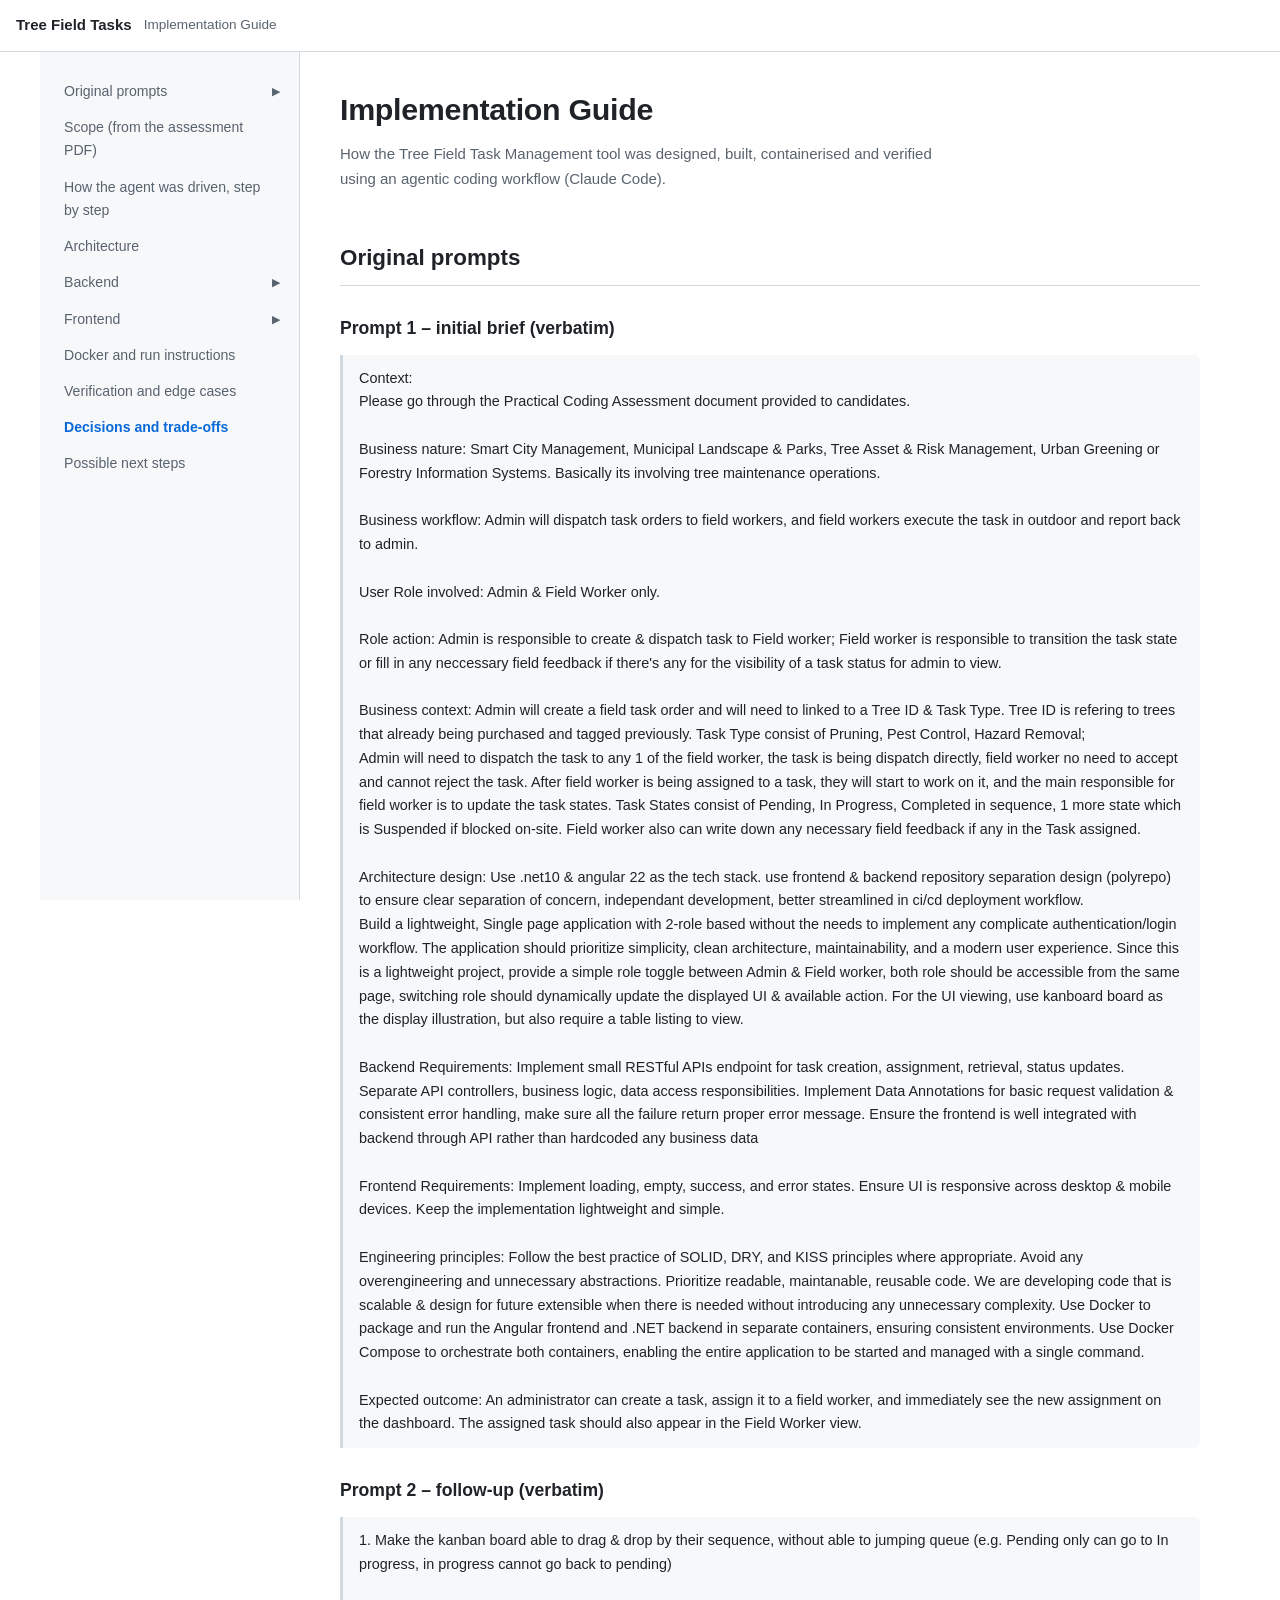
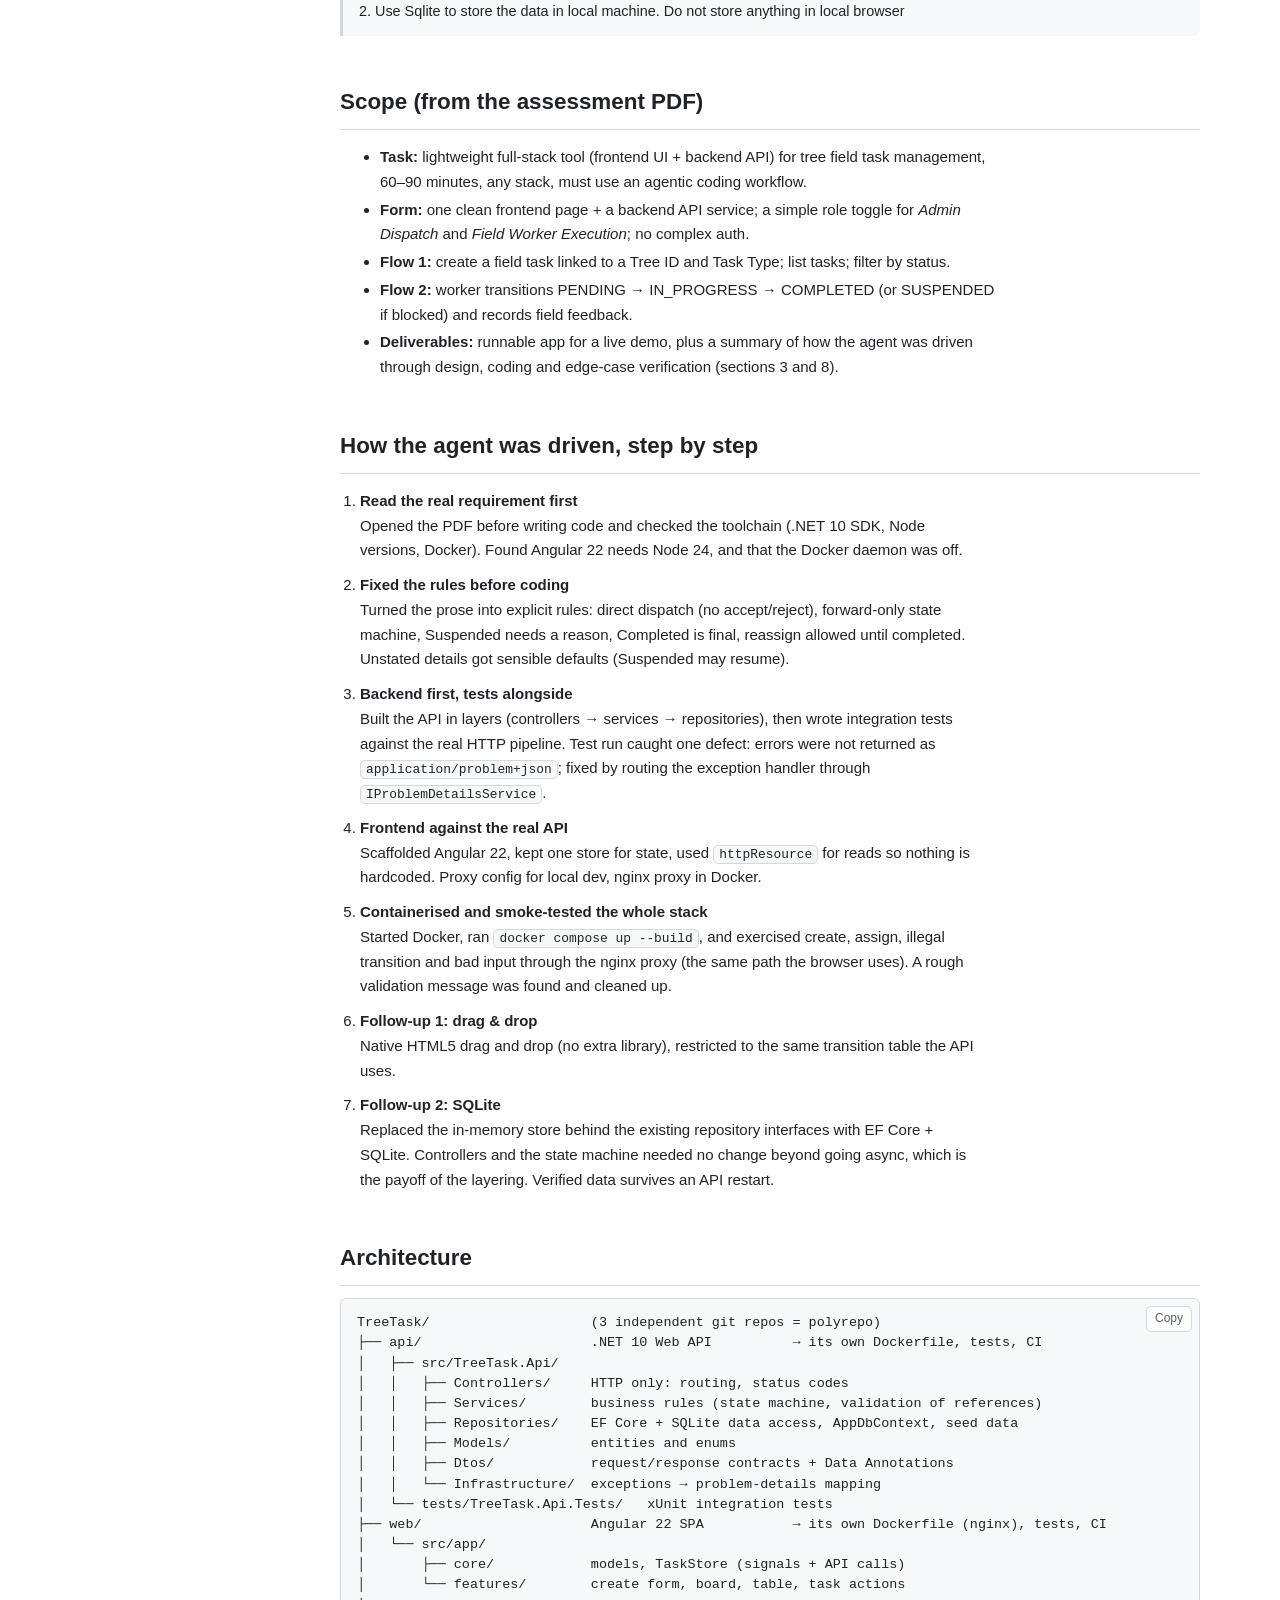
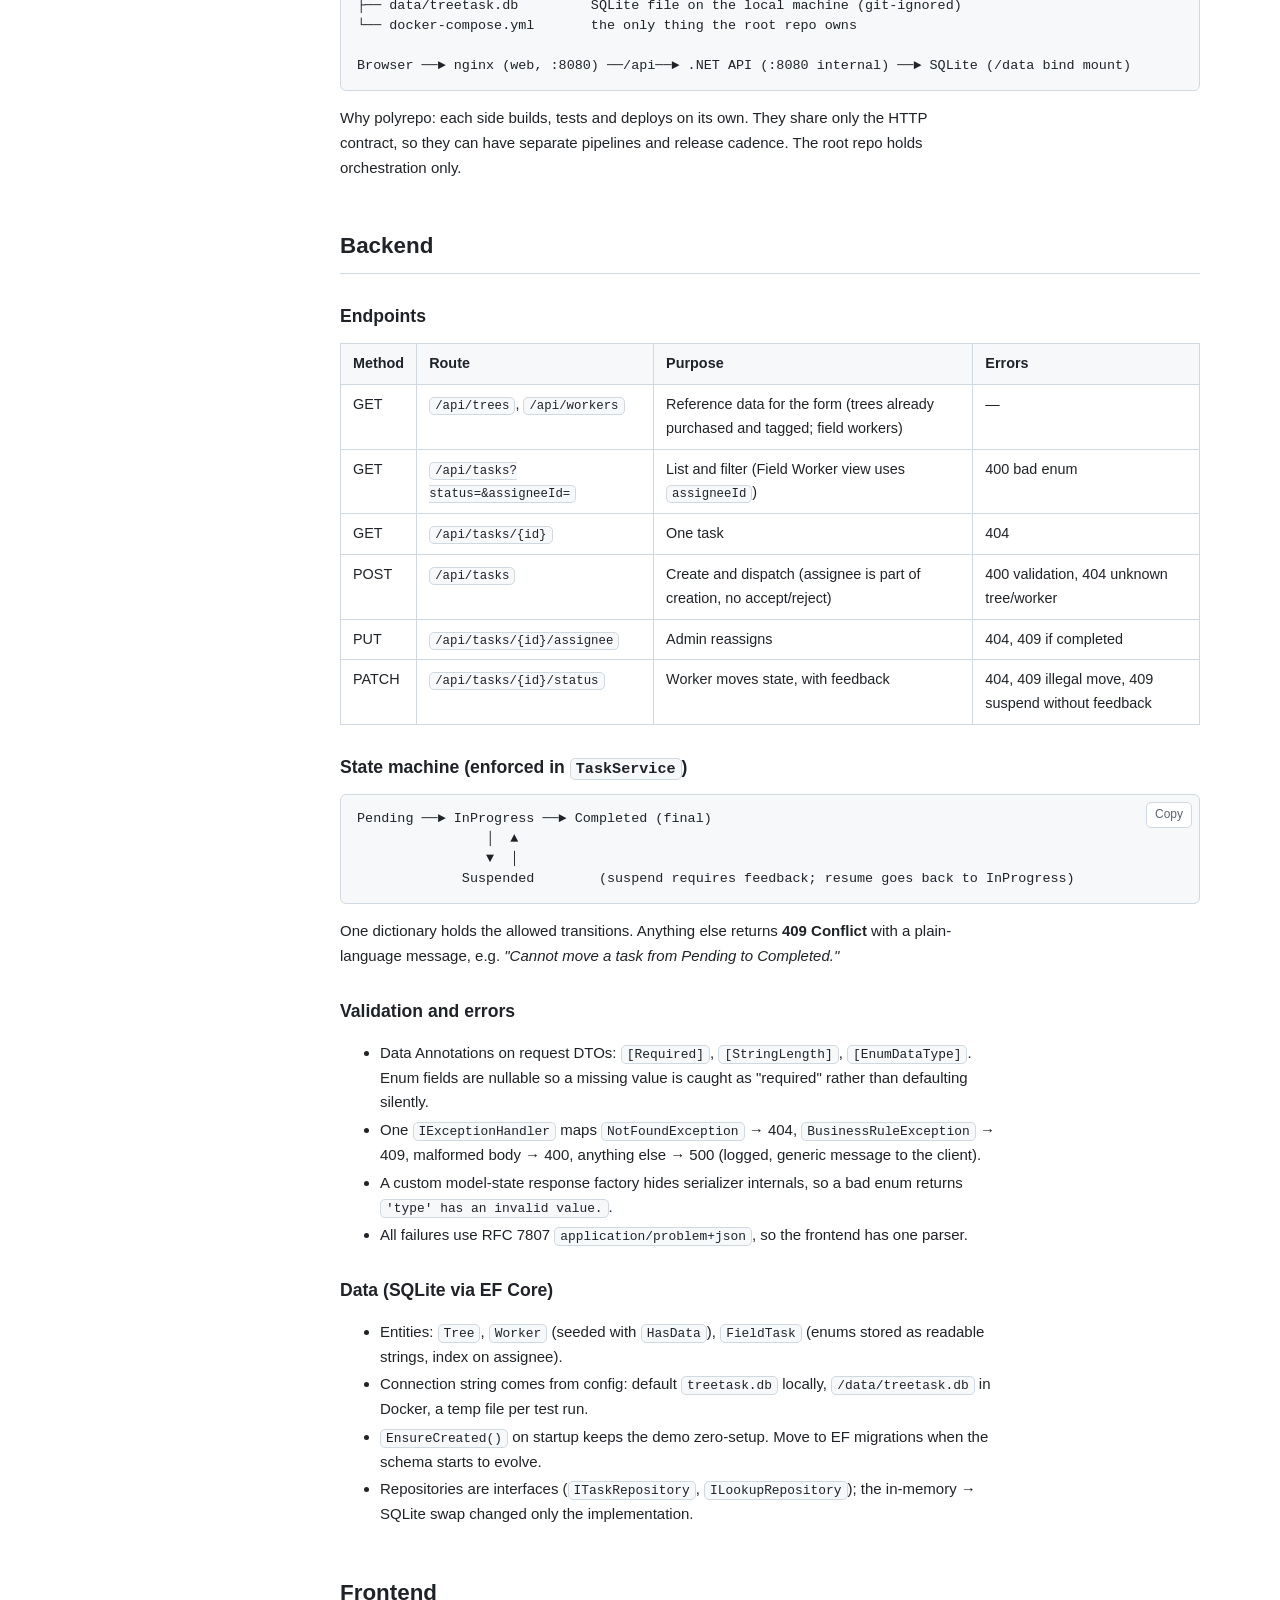
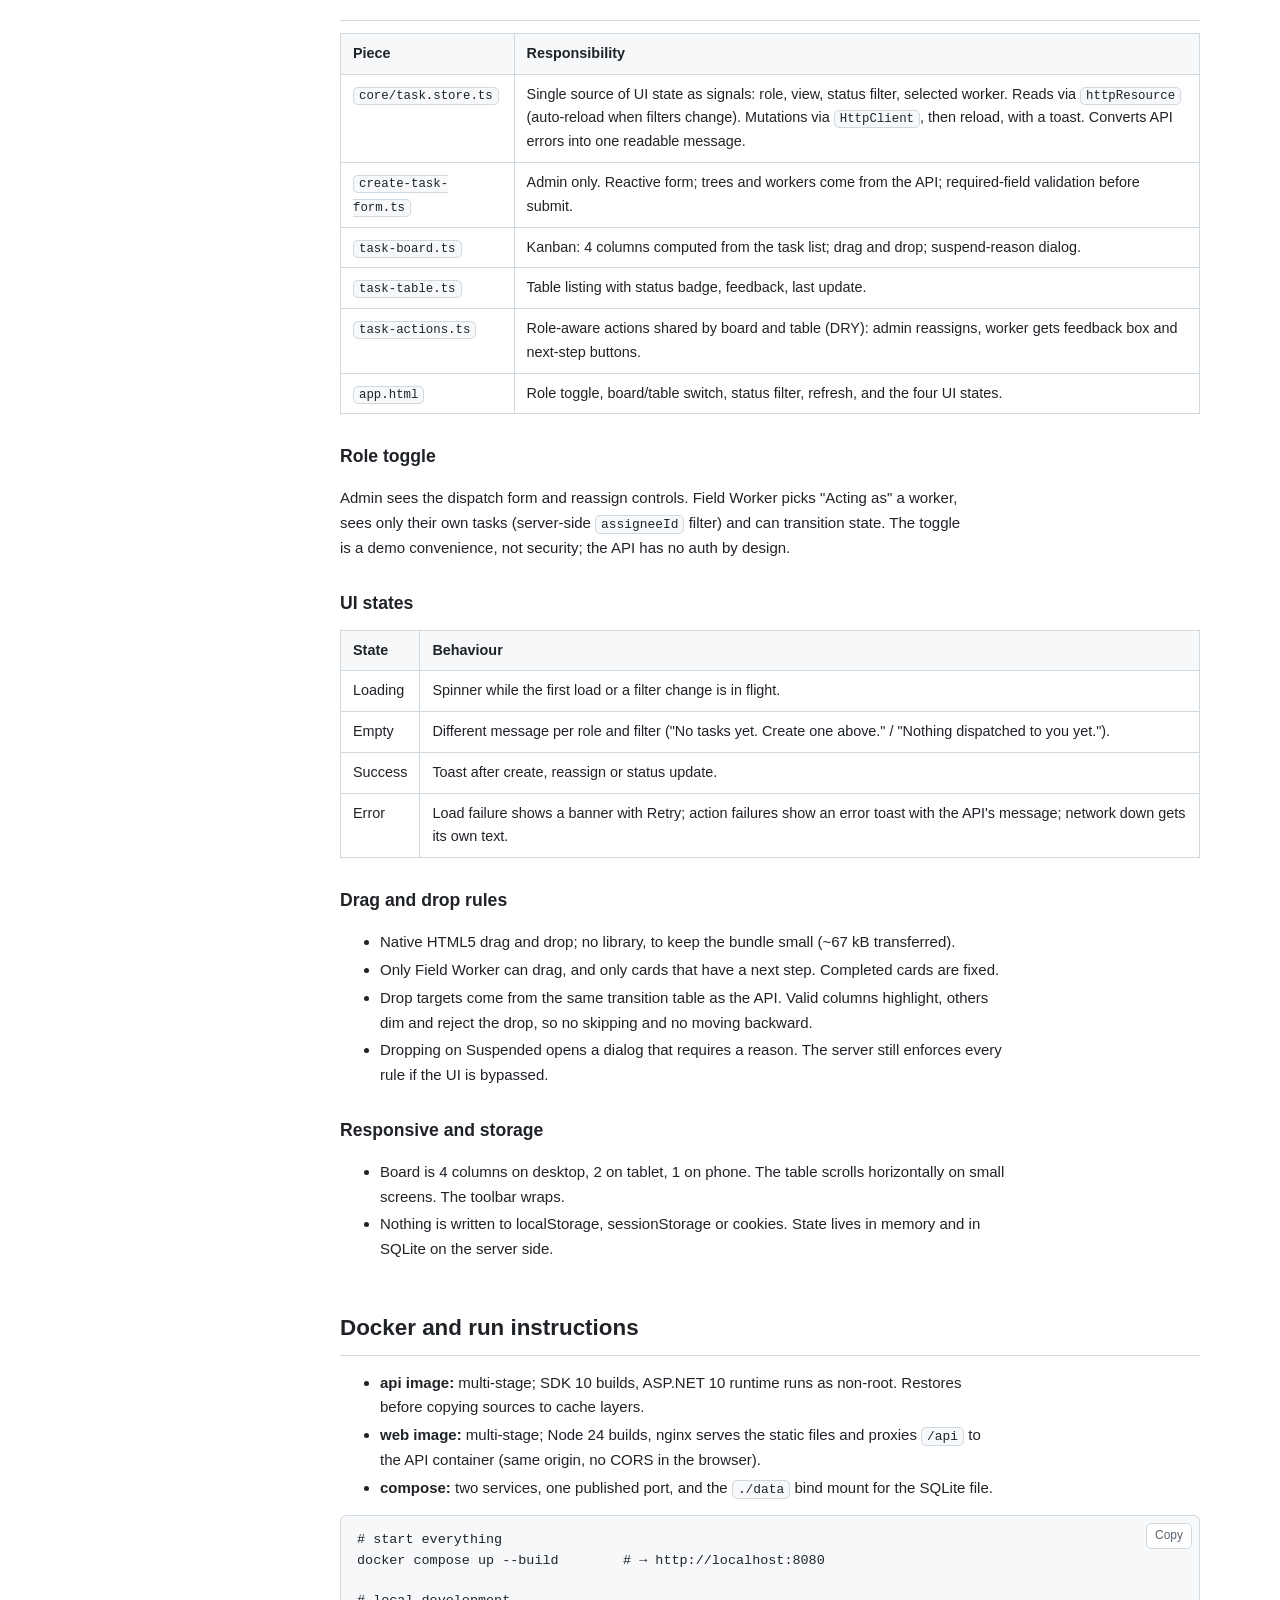
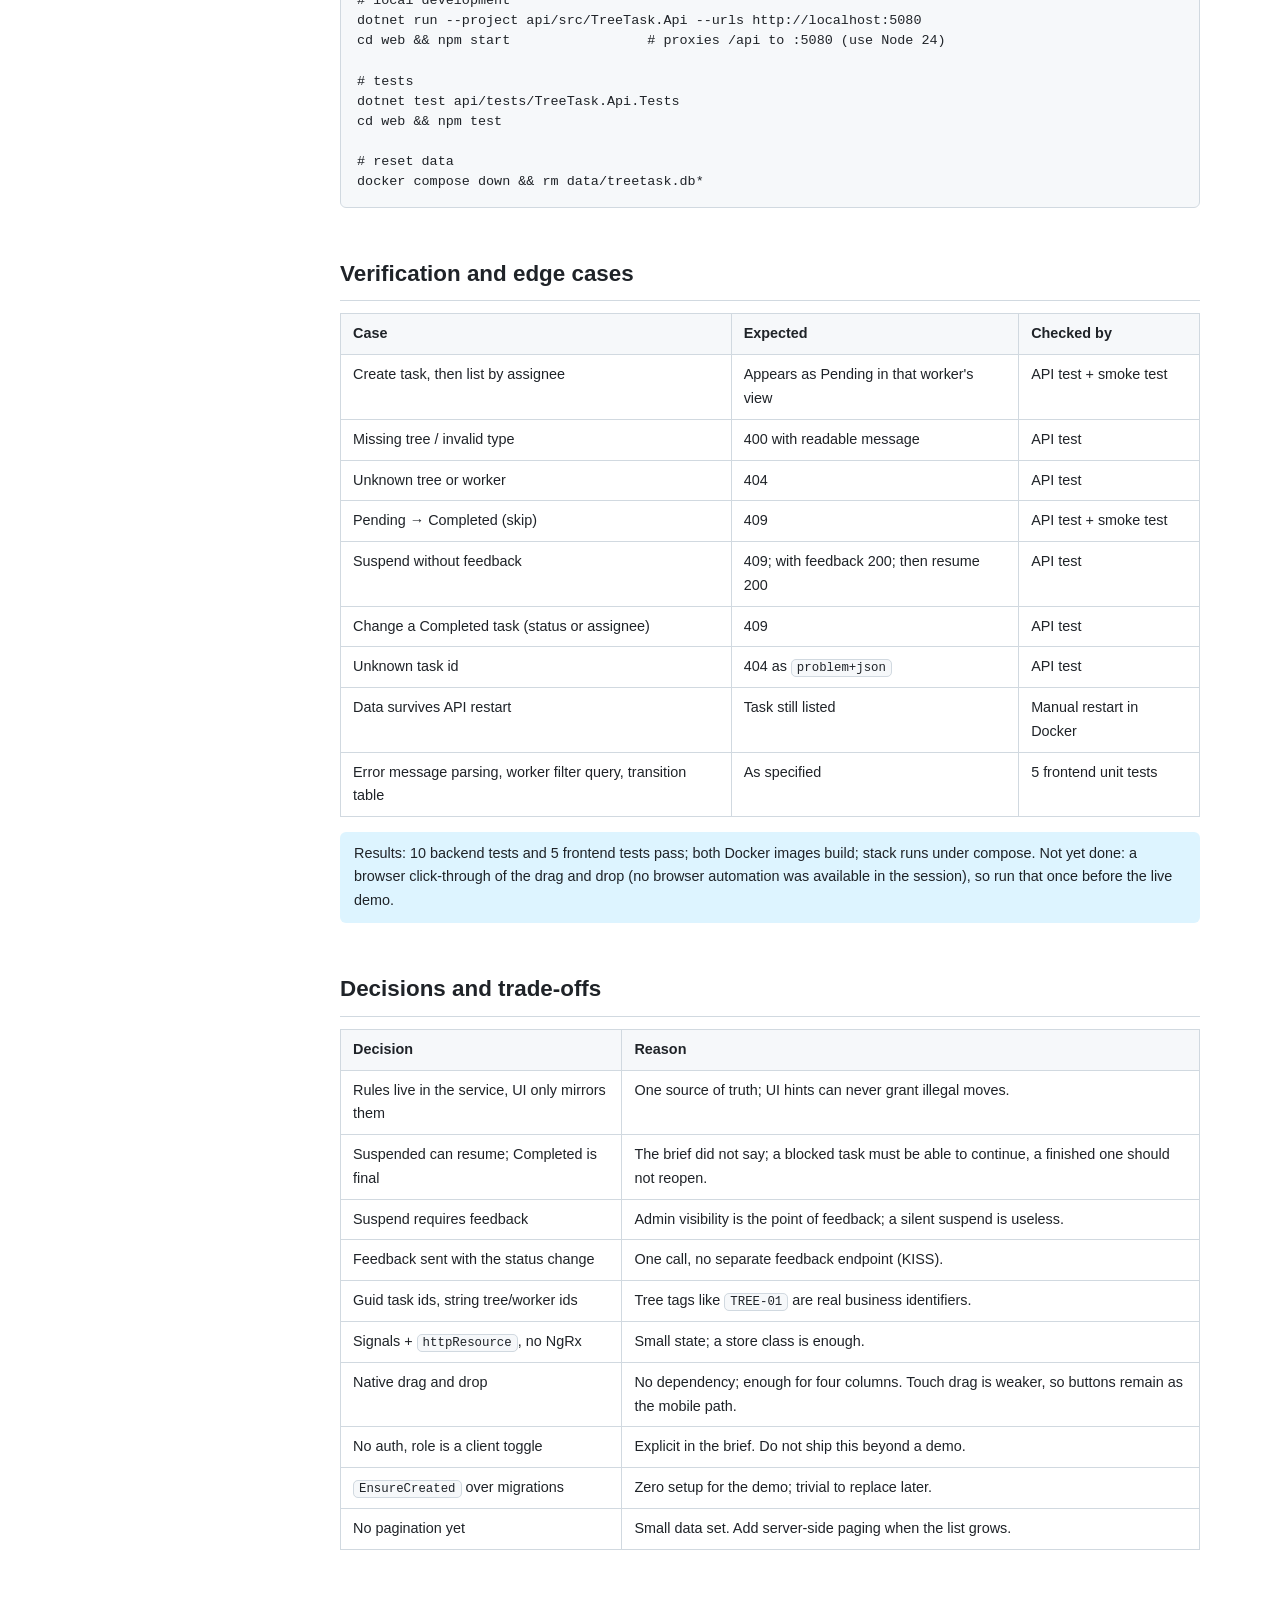
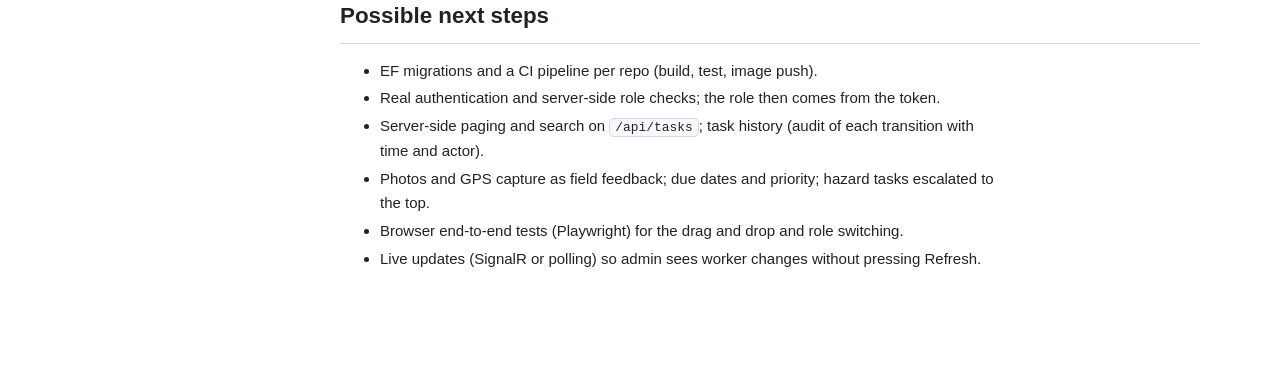
<file: ENGINEERING.html>
<!doctype html>
<html lang="en">
<head>
<meta charset="utf-8">
<meta name="viewport" content="width=device-width, initial-scale=1">
<title>Tree Field Tasks – Implementation Guide</title>
<style>
  :root {
    --bg:#fff; --bg-side:#f6f8fa; --text:#1f2328; --muted:#59636e; --border:#d1d9e0; --accent:#0969da;
    --code-bg:#f6f8fa; --note-bg:#ddf4ff; --font:Inter,-apple-system,BlinkMacSystemFont,"Segoe UI",Roboto,sans-serif;
    --mono:ui-monospace,SFMono-Regular,Menlo,Consolas,monospace;
  }
  @media (prefers-color-scheme: dark) {
    :root { --bg:#0d1117; --bg-side:#151b23; --text:#e6edf3; --muted:#9198a1; --border:#30363d; --accent:#4493f8; --code-bg:#151b23; --note-bg:#0c2d6b; }
  }
  * { box-sizing:border-box; }
  html { scroll-behavior:smooth; scroll-padding-top:72px; }
  body { margin:0; background:var(--bg); color:var(--text); font:15px/1.65 var(--font); }
  a { color:var(--accent); text-decoration:none; } a:hover { text-decoration:underline; }

  .topbar { position:sticky; top:0; z-index:20; height:52px; display:flex; align-items:center; gap:12px; padding:0 16px;
    background:var(--bg); border-bottom:1px solid var(--border); }
  .topbar strong { font-weight:600; }
  .topbar .sub { color:var(--muted); font-size:.85rem; }
  #menu { display:none; background:none; border:1px solid var(--border); color:var(--text); border-radius:6px; padding:4px 10px; font:inherit; cursor:pointer; }

  .layout { display:grid; grid-template-columns:260px minmax(0,1fr); max-width:1200px; margin:0 auto; }
  aside { position:sticky; top:52px; align-self:start; height:calc(100vh - 52px); overflow-y:auto; padding:20px 12px 40px 16px;
    border-right:1px solid var(--border); background:var(--bg-side); font-size:.88rem; }
  aside ul { list-style:none; margin:0; padding:0; }
  aside .group > .row { display:flex; align-items:center; }
  aside .row a { flex:1; display:block; padding:5px 8px; border-radius:6px; color:var(--muted); }
  aside .row a:hover { background:var(--border); text-decoration:none; color:var(--text); }
  aside a.active { color:var(--accent); font-weight:600; }
  aside .toggle { background:none; border:0; color:var(--muted); cursor:pointer; width:22px; font-size:.7rem; transition:transform .15s; }
  aside .group.open > .row .toggle { transform:rotate(90deg); }
  aside .group > ul { display:none; margin:0 0 4px 12px; padding-left:8px; border-left:1px solid var(--border); }
  aside .group.open > ul { display:block; }

  main { padding:32px 40px 96px; }
  article { max-width:860px; margin:0 auto; }
  h1 { font-size:1.9rem; font-weight:600; margin:0 0 8px; letter-spacing:-.01em; }
  h2 { font-size:1.4rem; font-weight:600; margin:48px 0 12px; padding-bottom:8px; border-bottom:1px solid var(--border); }
  h3 { font-size:1.1rem; font-weight:600; margin:28px 0 8px; }
  h2 .anchor, h3 .anchor { margin-left:8px; opacity:0; color:var(--muted); font-weight:400; }
  h2:hover .anchor, h3:hover .anchor { opacity:1; }
  .lead { color:var(--muted); margin:0 0 8px; }
  p, li { max-width:75ch; } li { margin:3px 0; }
  .muted { color:var(--muted); }

  code { font-family:var(--mono); font-size:.86em; background:var(--code-bg); border:1px solid var(--border); padding:1px 5px; border-radius:5px; }
  .codewrap { position:relative; }
  pre { margin:12px 0; padding:14px 16px; background:var(--code-bg); border:1px solid var(--border); border-radius:6px; overflow-x:auto; font-size:.84rem; line-height:1.5; }
  pre code { background:none; border:0; padding:0; font-size:inherit; }
  .copy { position:absolute; top:8px; right:8px; font:inherit; font-size:.75rem; padding:2px 8px; border:1px solid var(--border); border-radius:5px;
    background:var(--bg); color:var(--muted); cursor:pointer; }
  .copy:hover { color:var(--text); }

  blockquote.prompt { margin:12px 0; padding:12px 16px; white-space:pre-wrap; border-left:3px solid var(--border); background:var(--bg-side);
    border-radius:0 6px 6px 0; font-size:.9rem; color:var(--text); }
  .note { background:var(--note-bg); border-radius:6px; padding:10px 14px; max-width:none; font-size:.9rem; }

  table { display:block; overflow-x:auto; border-collapse:collapse; width:100%; margin:12px 0; font-size:.9rem; }
  th, td { text-align:left; padding:8px 12px; border:1px solid var(--border); vertical-align:top; }
  th { background:var(--bg-side); font-weight:600; }

  ol.steps { padding-left:20px; } ol.steps li { margin:10px 0; } ol.steps li b { display:block; }

  @media (max-width: 860px) {
    #menu { display:inline-block; }
    .layout { display:block; }
    aside { position:fixed; inset:52px 0 0 0; height:auto; z-index:15; display:none; border-right:0; }
    aside.show { display:block; }
    main { padding:20px 16px 72px; }
    h1 { font-size:1.6rem; }
  }
  @media print { aside, .topbar, .copy { display:none; } .layout { display:block; } }
</style>
</head>
<body>
<div class="topbar">
  <button id="menu" aria-expanded="false" aria-controls="toc">Menu</button>
  <strong>Tree Field Tasks</strong><span class="sub">Implementation Guide</span>
</div>
<div class="layout">
  <aside id="toc" aria-label="Table of contents"></aside>
  <main>
  <article>
    <h1>Implementation Guide</h1>
    <p class="lead">How the Tree Field Task Management tool was designed, built, containerised and verified using an agentic coding workflow (Claude Code).</p>

<h2 id="prompt">Original prompts</h2>
<h3>Prompt 1 – initial brief (verbatim)</h3>
<blockquote class="prompt">Context:
Please go through the Practical Coding Assessment document provided to candidates.

Business nature: Smart City Management, Municipal Landscape &amp; Parks, Tree Asset &amp; Risk Management, Urban Greening or Forestry Information Systems. Basically its involving tree maintenance operations.

Business workflow: Admin will dispatch task orders to field workers, and field workers execute the task in outdoor and report back to admin.

User Role involved: Admin &amp; Field Worker only.

Role action: Admin is responsible to create &amp; dispatch task to Field worker; Field worker is responsible to transition the task state or fill in any neccessary field feedback if there's any for the visibility of a task status for admin to view.

Business context: Admin will create a field task order and will need to linked to a Tree ID &amp; Task Type. Tree ID is refering to trees that already being purchased and tagged previously. Task Type consist of Pruning, Pest Control, Hazard Removal;
Admin will need to dispatch the task to any 1 of the field worker, the task is being dispatch directly, field worker no need to accept and cannot reject the task. After field worker is being assigned to a task, they will start to work on it, and the main responsible for field worker is to update the task states. Task States consist of Pending, In Progress, Completed in sequence, 1 more state which is Suspended if blocked on-site. Field worker also can write down any necessary field feedback if any in the Task assigned.

Architecture design: Use .net10 &amp; angular 22 as the tech stack. use frontend &amp; backend repository separation design (polyrepo) to ensure clear separation of concern, independant development, better streamlined in ci/cd deployment workflow.
Build a lightweight, Single page application with 2-role based without the needs to implement any complicate authentication/login workflow. The application should prioritize simplicity, clean architecture, maintainability, and a modern user experience. Since this is a lightweight project, provide a simple role toggle between Admin &amp; Field worker, both role should be accessible from the same page, switching role should dynamically update the displayed UI &amp; available action. For the UI viewing, use kanboard board as the display illustration, but also require a table listing to view.

Backend Requirements: Implement small RESTful APIs endpoint for task creation, assignment, retrieval, status updates. Separate API controllers, business logic, data access responsibilities. Implement Data Annotations for basic request validation &amp; consistent error handling, make sure all the failure return proper error message. Ensure the frontend is well integrated with backend through API rather than hardcoded any business data

Frontend Requirements: Implement loading, empty, success, and error states. Ensure UI is responsive across desktop &amp; mobile devices. Keep the implementation lightweight and simple.

Engineering principles: Follow the best practice of SOLID, DRY, and KISS principles where appropriate. Avoid any overengineering and unnecessary abstractions. Prioritize readable, maintanable, reusable code. We are developing code that is scalable &amp; design for future extensible when there is needed without introducing any unnecessary complexity. Use Docker to package and run the Angular frontend and .NET backend in separate containers, ensuring consistent environments. Use Docker Compose to orchestrate both containers, enabling the entire application to be started and managed with a single command.

Expected outcome: An administrator can create a task, assign it to a field worker, and immediately see the new assignment on the dashboard. The assigned task should also appear in the Field Worker view.</blockquote>

<h3>Prompt 2 – follow-up (verbatim)</h3>
<blockquote class="prompt">1. Make the kanban board able to drag &amp; drop by their sequence, without able to jumping queue (e.g. Pending only can go to In progress, in progress cannot go back to pending)

2. Use Sqlite to store the data in local machine. Do not store anything in local browser</blockquote>

<h2 id="scope">Scope (from the assessment PDF)</h2>
<div>
<ul>
  <li><b>Task:</b> lightweight full-stack tool (frontend UI + backend API) for tree field task management, 60–90 minutes, any stack, must use an agentic coding workflow.</li>
  <li><b>Form:</b> one clean frontend page + a backend API service; a simple role toggle for <i>Admin Dispatch</i> and <i>Field Worker Execution</i>; no complex auth.</li>
  <li><b>Flow 1:</b> create a field task linked to a Tree ID and Task Type; list tasks; filter by status.</li>
  <li><b>Flow 2:</b> worker transitions PENDING → IN_PROGRESS → COMPLETED (or SUSPENDED if blocked) and records field feedback.</li>
  <li><b>Deliverables:</b> runnable app for a live demo, plus a summary of how the agent was driven through design, coding and edge-case verification (sections 3 and 8).</li>
</ul>
</div>

<h2 id="workflow">How the agent was driven, step by step</h2>
<ol class="steps">
  <li><b>Read the real requirement first</b>Opened the PDF before writing code and checked the toolchain (.NET 10 SDK, Node versions, Docker). Found Angular 22 needs Node 24, and that the Docker daemon was off.</li>
  <li><b>Fixed the rules before coding</b>Turned the prose into explicit rules: direct dispatch (no accept/reject), forward-only state machine, Suspended needs a reason, Completed is final, reassign allowed until completed. Unstated details got sensible defaults (Suspended may resume).</li>
  <li><b>Backend first, tests alongside</b>Built the API in layers (controllers → services → repositories), then wrote integration tests against the real HTTP pipeline. Test run caught one defect: errors were not returned as <code>application/problem+json</code>; fixed by routing the exception handler through <code>IProblemDetailsService</code>.</li>
  <li><b>Frontend against the real API</b>Scaffolded Angular 22, kept one store for state, used <code>httpResource</code> for reads so nothing is hardcoded. Proxy config for local dev, nginx proxy in Docker.</li>
  <li><b>Containerised and smoke-tested the whole stack</b>Started Docker, ran <code>docker compose up --build</code>, and exercised create, assign, illegal transition and bad input through the nginx proxy (the same path the browser uses). A rough validation message was found and cleaned up.</li>
  <li><b>Follow-up 1: drag &amp; drop</b>Native HTML5 drag and drop (no extra library), restricted to the same transition table the API uses.</li>
  <li><b>Follow-up 2: SQLite</b>Replaced the in-memory store behind the existing repository interfaces with EF Core + SQLite. Controllers and the state machine needed no change beyond going async, which is the payoff of the layering. Verified data survives an API restart.</li>
</ol>

<h2 id="arch">Architecture</h2>
<pre><code>TreeTask/                    (3 independent git repos = polyrepo)
├── api/                     .NET 10 Web API          → its own Dockerfile, tests, CI
│   ├── src/TreeTask.Api/
│   │   ├── Controllers/     HTTP only: routing, status codes
│   │   ├── Services/        business rules (state machine, validation of references)
│   │   ├── Repositories/    EF Core + SQLite data access, AppDbContext, seed data
│   │   ├── Models/          entities and enums
│   │   ├── Dtos/            request/response contracts + Data Annotations
│   │   └── Infrastructure/  exceptions → problem-details mapping
│   └── tests/TreeTask.Api.Tests/   xUnit integration tests
├── web/                     Angular 22 SPA           → its own Dockerfile (nginx), tests, CI
│   └── src/app/
│       ├── core/            models, TaskStore (signals + API calls)
│       └── features/        create form, board, table, task actions
├── data/treetask.db         SQLite file on the local machine (git-ignored)
└── docker-compose.yml       the only thing the root repo owns

Browser ──► nginx (web, :8080) ──/api──► .NET API (:8080 internal) ──► SQLite (/data bind mount)</code></pre>
<p>Why polyrepo: each side builds, tests and deploys on its own. They share only the HTTP contract, so they can have separate pipelines and release cadence. The root repo holds orchestration only.</p>

<h2 id="api">Backend</h2>
<h3>Endpoints</h3>
<table>
<tr><th>Method</th><th>Route</th><th>Purpose</th><th>Errors</th></tr>
<tr><td>GET</td><td><code>/api/trees</code>, <code>/api/workers</code></td><td>Reference data for the form (trees already purchased and tagged; field workers)</td><td>—</td></tr>
<tr><td>GET</td><td><code>/api/tasks?status=&amp;assigneeId=</code></td><td>List and filter (Field Worker view uses <code>assigneeId</code>)</td><td>400 bad enum</td></tr>
<tr><td>GET</td><td><code>/api/tasks/{id}</code></td><td>One task</td><td>404</td></tr>
<tr><td>POST</td><td><code>/api/tasks</code></td><td>Create and dispatch (assignee is part of creation, no accept/reject)</td><td>400 validation, 404 unknown tree/worker</td></tr>
<tr><td>PUT</td><td><code>/api/tasks/{id}/assignee</code></td><td>Admin reassigns</td><td>404, 409 if completed</td></tr>
<tr><td>PATCH</td><td><code>/api/tasks/{id}/status</code></td><td>Worker moves state, with feedback</td><td>404, 409 illegal move, 409 suspend without feedback</td></tr>
</table>

<h3>State machine (enforced in <code>TaskService</code>)</h3>
<pre><code>Pending ──► InProgress ──► Completed (final)
                │  ▲
                ▼  │
             Suspended        (suspend requires feedback; resume goes back to InProgress)</code></pre>
<p>One dictionary holds the allowed transitions. Anything else returns <b>409 Conflict</b> with a plain-language message, e.g. <i>"Cannot move a task from Pending to Completed."</i></p>

<h3>Validation and errors</h3>
<ul>
  <li>Data Annotations on request DTOs: <code>[Required]</code>, <code>[StringLength]</code>, <code>[EnumDataType]</code>. Enum fields are nullable so a missing value is caught as "required" rather than defaulting silently.</li>
  <li>One <code>IExceptionHandler</code> maps <code>NotFoundException</code> → 404, <code>BusinessRuleException</code> → 409, malformed body → 400, anything else → 500 (logged, generic message to the client).</li>
  <li>A custom model-state response factory hides serializer internals, so a bad enum returns <code>'type' has an invalid value.</code>.</li>
  <li>All failures use RFC 7807 <code>application/problem+json</code>, so the frontend has one parser.</li>
</ul>

<h3>Data (SQLite via EF Core)</h3>
<ul>
  <li>Entities: <code>Tree</code>, <code>Worker</code> (seeded with <code>HasData</code>), <code>FieldTask</code> (enums stored as readable strings, index on assignee).</li>
  <li>Connection string comes from config: default <code>treetask.db</code> locally, <code>/data/treetask.db</code> in Docker, a temp file per test run.</li>
  <li><code>EnsureCreated()</code> on startup keeps the demo zero-setup. Move to EF migrations when the schema starts to evolve.</li>
  <li>Repositories are interfaces (<code>ITaskRepository</code>, <code>ILookupRepository</code>); the in-memory → SQLite swap changed only the implementation.</li>
</ul>

<h2 id="fe">Frontend</h2>
<table>
<tr><th>Piece</th><th>Responsibility</th></tr>
<tr><td><code>core/task.store.ts</code></td><td>Single source of UI state as signals: role, view, status filter, selected worker. Reads via <code>httpResource</code> (auto-reload when filters change). Mutations via <code>HttpClient</code>, then reload, with a toast. Converts API errors into one readable message.</td></tr>
<tr><td><code>create-task-form.ts</code></td><td>Admin only. Reactive form; trees and workers come from the API; required-field validation before submit.</td></tr>
<tr><td><code>task-board.ts</code></td><td>Kanban: 4 columns computed from the task list; drag and drop; suspend-reason dialog.</td></tr>
<tr><td><code>task-table.ts</code></td><td>Table listing with status badge, feedback, last update.</td></tr>
<tr><td><code>task-actions.ts</code></td><td>Role-aware actions shared by board and table (DRY): admin reassigns, worker gets feedback box and next-step buttons.</td></tr>
<tr><td><code>app.html</code></td><td>Role toggle, board/table switch, status filter, refresh, and the four UI states.</td></tr>
</table>

<h3>Role toggle</h3>
<p>Admin sees the dispatch form and reassign controls. Field Worker picks "Acting as" a worker, sees only their own tasks (server-side <code>assigneeId</code> filter) and can transition state. The toggle is a demo convenience, not security; the API has no auth by design.</p>

<h3>UI states</h3>
<table>
<tr><th>State</th><th>Behaviour</th></tr>
<tr><td>Loading</td><td>Spinner while the first load or a filter change is in flight.</td></tr>
<tr><td>Empty</td><td>Different message per role and filter ("No tasks yet. Create one above." / "Nothing dispatched to you yet.").</td></tr>
<tr><td>Success</td><td>Toast after create, reassign or status update.</td></tr>
<tr><td>Error</td><td>Load failure shows a banner with Retry; action failures show an error toast with the API's message; network down gets its own text.</td></tr>
</table>

<h3>Drag and drop rules</h3>
<ul>
  <li>Native HTML5 drag and drop; no library, to keep the bundle small (~67 kB transferred).</li>
  <li>Only Field Worker can drag, and only cards that have a next step. Completed cards are fixed.</li>
  <li>Drop targets come from the same transition table as the API. Valid columns highlight, others dim and reject the drop, so no skipping and no moving backward.</li>
  <li>Dropping on Suspended opens a dialog that requires a reason. The server still enforces every rule if the UI is bypassed.</li>
</ul>

<h3>Responsive and storage</h3>
<ul>
  <li>Board is 4 columns on desktop, 2 on tablet, 1 on phone. The table scrolls horizontally on small screens. The toolbar wraps.</li>
  <li>Nothing is written to localStorage, sessionStorage or cookies. State lives in memory and in SQLite on the server side.</li>
</ul>

<h2 id="docker">Docker and run instructions</h2>
<ul>
  <li><b>api image:</b> multi-stage; SDK 10 builds, ASP.NET 10 runtime runs as non-root. Restores before copying sources to cache layers.</li>
  <li><b>web image:</b> multi-stage; Node 24 builds, nginx serves the static files and proxies <code>/api</code> to the API container (same origin, no CORS in the browser).</li>
  <li><b>compose:</b> two services, one published port, and the <code>./data</code> bind mount for the SQLite file.</li>
</ul>
<pre><code># start everything
docker compose up --build        # → http://localhost:8080

# local development
dotnet run --project api/src/TreeTask.Api --urls http://localhost:5080
cd web &amp;&amp; npm start                 # proxies /api to :5080 (use Node 24)

# tests
dotnet test api/tests/TreeTask.Api.Tests
cd web &amp;&amp; npm test

# reset data
docker compose down &amp;&amp; rm data/treetask.db*</code></pre>

<h2 id="verify">Verification and edge cases</h2>
<table>
<tr><th>Case</th><th>Expected</th><th>Checked by</th></tr>
<tr><td>Create task, then list by assignee</td><td>Appears as Pending in that worker's view</td><td>API test + smoke test</td></tr>
<tr><td>Missing tree / invalid type</td><td>400 with readable message</td><td>API test</td></tr>
<tr><td>Unknown tree or worker</td><td>404</td><td>API test</td></tr>
<tr><td>Pending → Completed (skip)</td><td>409</td><td>API test + smoke test</td></tr>
<tr><td>Suspend without feedback</td><td>409; with feedback 200; then resume 200</td><td>API test</td></tr>
<tr><td>Change a Completed task (status or assignee)</td><td>409</td><td>API test</td></tr>
<tr><td>Unknown task id</td><td>404 as <code>problem+json</code></td><td>API test</td></tr>
<tr><td>Data survives API restart</td><td>Task still listed</td><td>Manual restart in Docker</td></tr>
<tr><td>Error message parsing, worker filter query, transition table</td><td>As specified</td><td>5 frontend unit tests</td></tr>
</table>
<p class="note">Results: 10 backend tests and 5 frontend tests pass; both Docker images build; stack runs under compose. Not yet done: a browser click-through of the drag and drop (no browser automation was available in the session), so run that once before the live demo.</p>

<h2 id="decisions">Decisions and trade-offs</h2>
<table>
<tr><th>Decision</th><th>Reason</th></tr>
<tr><td>Rules live in the service, UI only mirrors them</td><td>One source of truth; UI hints can never grant illegal moves.</td></tr>
<tr><td>Suspended can resume; Completed is final</td><td>The brief did not say; a blocked task must be able to continue, a finished one should not reopen.</td></tr>
<tr><td>Suspend requires feedback</td><td>Admin visibility is the point of feedback; a silent suspend is useless.</td></tr>
<tr><td>Feedback sent with the status change</td><td>One call, no separate feedback endpoint (KISS).</td></tr>
<tr><td>Guid task ids, string tree/worker ids</td><td>Tree tags like <code>TREE-01</code> are real business identifiers.</td></tr>
<tr><td>Signals + <code>httpResource</code>, no NgRx</td><td>Small state; a store class is enough.</td></tr>
<tr><td>Native drag and drop</td><td>No dependency; enough for four columns. Touch drag is weaker, so buttons remain as the mobile path.</td></tr>
<tr><td>No auth, role is a client toggle</td><td>Explicit in the brief. Do not ship this beyond a demo.</td></tr>
<tr><td><code>EnsureCreated</code> over migrations</td><td>Zero setup for the demo; trivial to replace later.</td></tr>
<tr><td>No pagination yet</td><td>Small data set. Add server-side paging when the list grows.</td></tr>
</table>

<h2 id="future">Possible next steps</h2>
<ul>
  <li>EF migrations and a CI pipeline per repo (build, test, image push).</li>
  <li>Real authentication and server-side role checks; the role then comes from the token.</li>
  <li>Server-side paging and search on <code>/api/tasks</code>; task history (audit of each transition with time and actor).</li>
  <li>Photos and GPS capture as field feedback; due dates and priority; hazard tasks escalated to the top.</li>
  <li>Browser end-to-end tests (Playwright) for the drag and drop and role switching.</li>
  <li>Live updates (SignalR or polling) so admin sees worker changes without pressing Refresh.</li>
</ul>


  </article>
  </main>
</div>
<script>
(() => {
  const article = document.querySelector('article');
  const heads = [...article.querySelectorAll('h2, h3')];
  const slug = t => t.toLowerCase().replace(/[^a-z0-9]+/g, '-').replace(/^-|-$/g, '');

  // ids + anchor links
  heads.forEach(h => {
    if (!h.id) h.id = slug(h.textContent);
    const a = document.createElement('a');
    a.className = 'anchor'; a.href = '#' + h.id; a.textContent = '#'; a.setAttribute('aria-label', 'Link to this section');
    h.appendChild(a);
  });

  // build nested TOC: h2 groups with h3 children
  const toc = document.getElementById('toc');
  const root = document.createElement('ul');
  let group = null, sub = null;
  const link = h => { const a = document.createElement('a'); a.href = '#' + h.id; a.textContent = h.firstChild.textContent; return a; };
  heads.forEach(h => {
    if (h.tagName === 'H2') {
      group = document.createElement('li'); group.className = 'group';
      const row = document.createElement('div'); row.className = 'row';
      row.append(link(h)); group.append(row); sub = null; root.append(group);
    } else if (group) {
      if (!sub) {
        sub = document.createElement('ul'); group.append(sub);
        const t = document.createElement('button'); t.className = 'toggle'; t.textContent = '▶';
        t.setAttribute('aria-label', 'Expand section');
        t.onclick = () => t.closest('.group').classList.toggle('open');
        group.querySelector('.row').append(t);
      }
      const li = document.createElement('li'); li.append(link(h)); sub.append(li);
    }
  });
  toc.append(root);

  // scroll spy
  const links = new Map([...toc.querySelectorAll('a')].map(a => [a.getAttribute('href').slice(1), a]));
  const spy = new IntersectionObserver(entries => {
    entries.forEach(e => {
      if (!e.isIntersecting) return;
      links.forEach(a => a.classList.remove('active'));
      const a = links.get(e.target.id); if (!a) return;
      a.classList.add('active');
      const g = a.closest('.group'); if (g) { g.classList.add('open'); }
    });
  }, { rootMargin: '-60px 0px -75% 0px' });
  heads.forEach(h => spy.observe(h));

  // mobile menu
  const menu = document.getElementById('menu');
  menu.onclick = () => { const s = toc.classList.toggle('show'); menu.setAttribute('aria-expanded', s); };
  toc.addEventListener('click', e => { if (e.target.tagName === 'A') { toc.classList.remove('show'); menu.setAttribute('aria-expanded', false); } });

  // copy buttons on code blocks
  article.querySelectorAll('pre').forEach(pre => {
    const wrap = document.createElement('div'); wrap.className = 'codewrap';
    pre.replaceWith(wrap); wrap.append(pre);
    const b = document.createElement('button'); b.className = 'copy'; b.textContent = 'Copy';
    b.onclick = async () => { try { await navigator.clipboard.writeText(pre.innerText); b.textContent = 'Copied'; } catch { b.textContent = 'Failed'; } setTimeout(() => b.textContent = 'Copy', 1500); };
    wrap.append(b);
  });
})();
</script>
</body>
</html>
</file>
